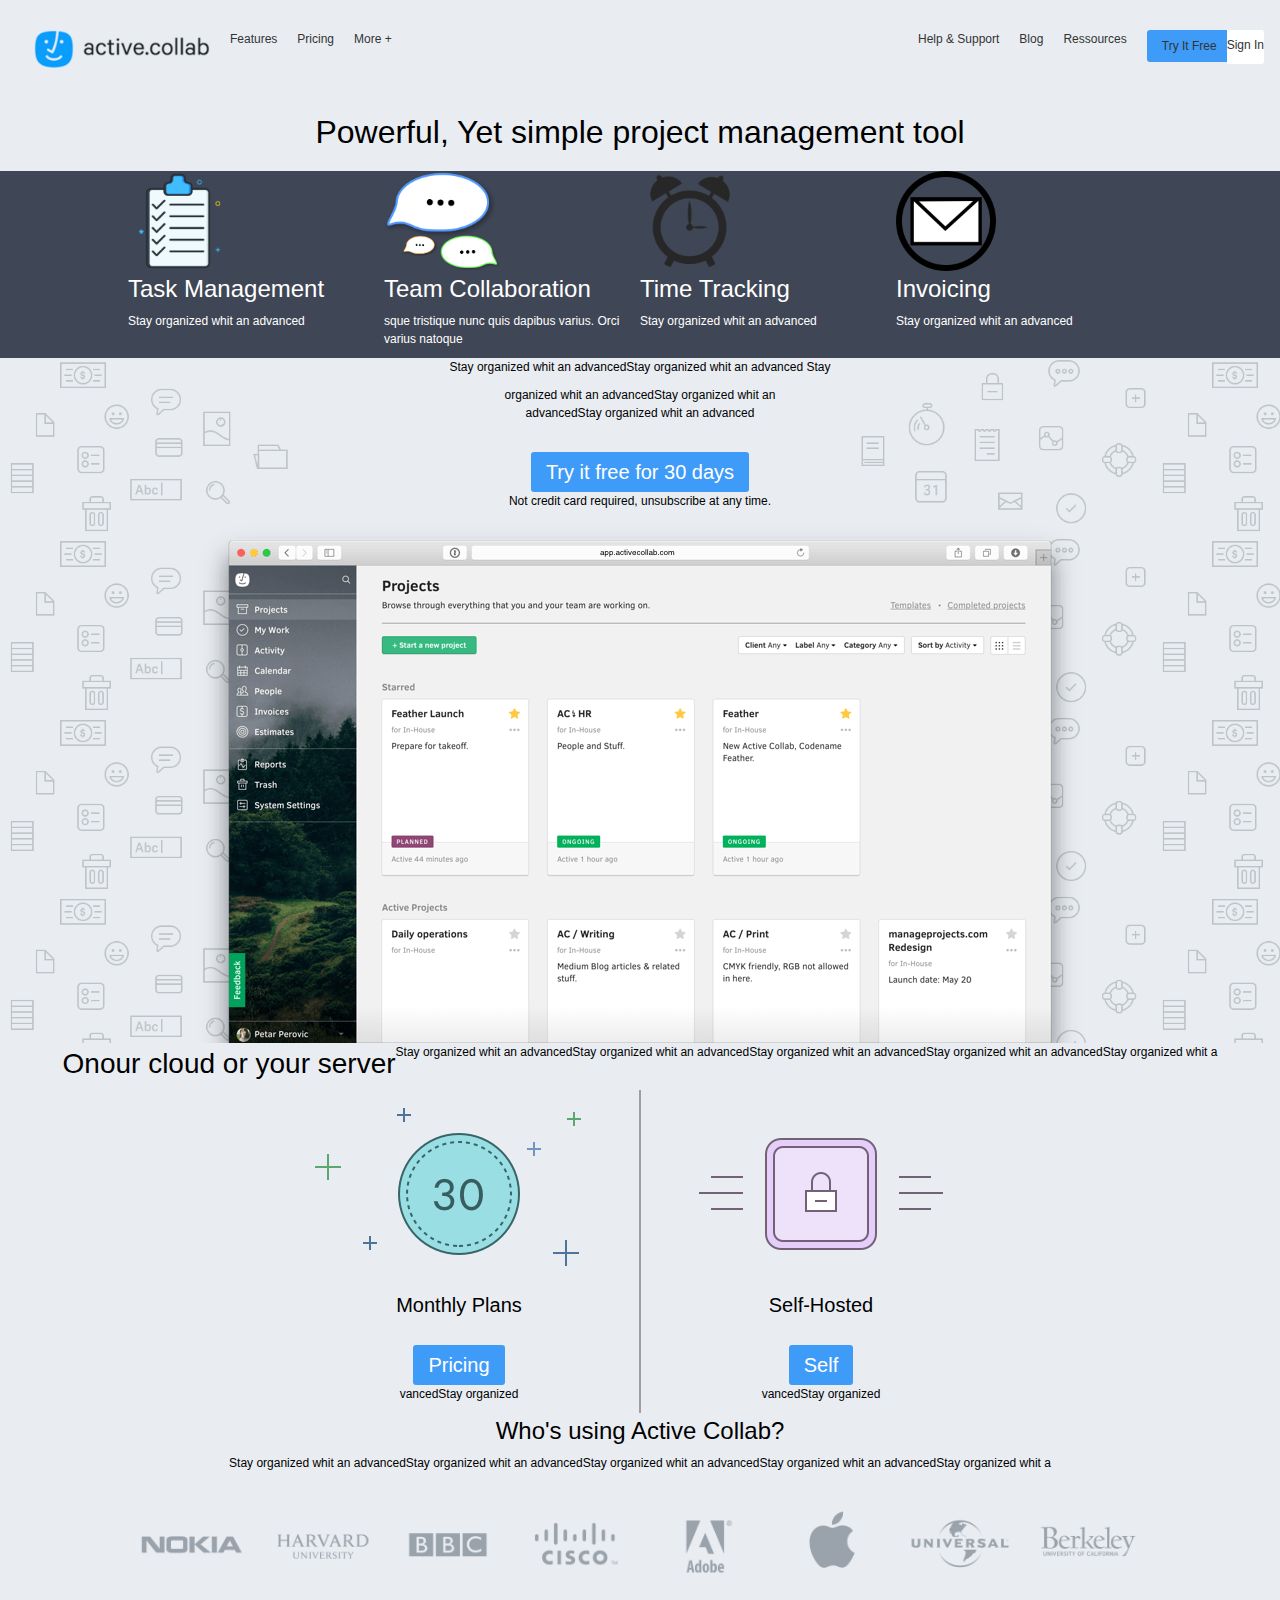
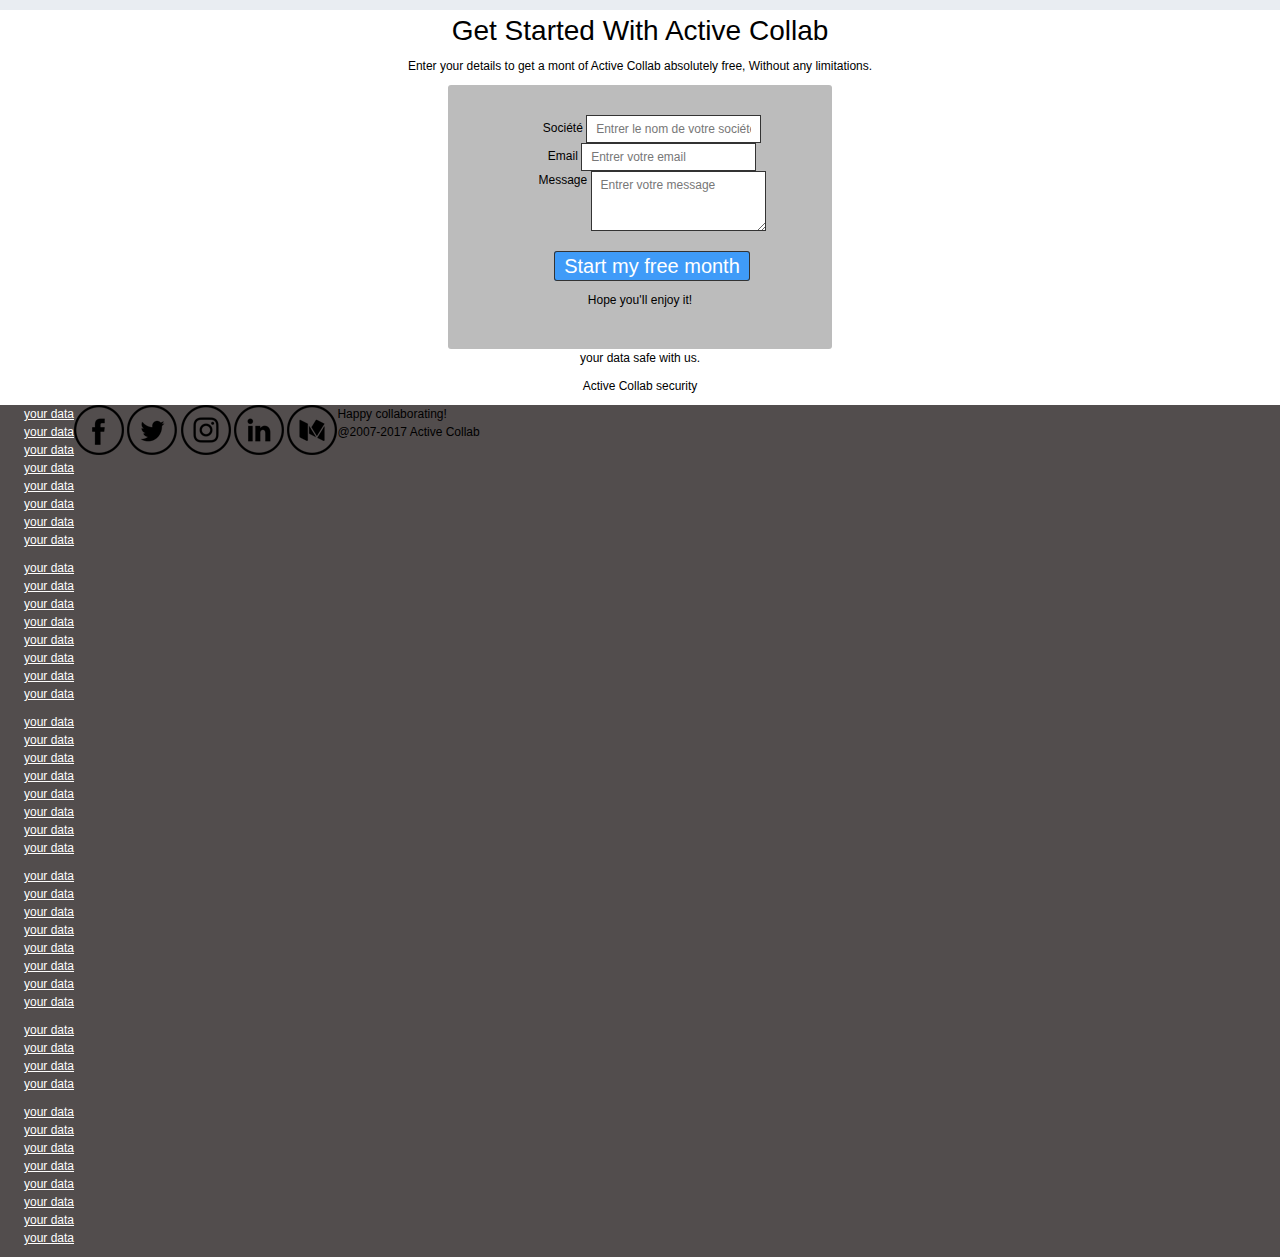
<file: active_colab/index.html>
<!doctype html>
<html>
<head>
<meta charset="utf-8">
<link rel="stylesheet" type="text/css" href="reset.css"/>
<link rel="stylesheet" type="text/css" href="style.css"/>
<title>activecolab</title>
</head>

<body>
	<nav>
		<ul class="nav1">
			
			<li><a href=""><img src="images/logo-header.png" alt="logo"/></a></li>
			<li><a href="">Features</a></li>
			<li><a href="">Pricing</a></li>
			<li><a href="">More +</a></li>
			</ul>
		<ul class="nav2">
			<li><a href="">Help & Support</a></li>
			<li><a href="">Blog</a></li>
			<li><a href="">Ressources</a></li>
			<li ><button id="btg" class="bt1"><a href="" >Try It Free</a></button><bouton id="btg2" class="bt2"><a href="" >Sign In</a></bouton></li>
		</ul>
	</nav>
	
	<p>
		<h1>
			Powerful, Yet simple project management tool
		</h1>
	</p>
 <main>	
	<section class="part1">
		<article class="item">
		     <img src="images/checklist.png" alt="task"/>
		     <br>
			     <h3>Task Management</h3>
				    <p>Stay organized whit an advanced</p>
	    </article>
	   
	    
	    <article class="item"> 
	    <img src="images/talk.png" alt="collab"/>
	    	<h3>Team Collaboration</h3>
				<p>sque tristique nunc quis dapibus varius. Orci varius natoque</p>
				</article>
		<article class="item">
		     <img src="images/clock.png" alt="time"/>
		     
			     <h3>Time Tracking</h3>
				    <p>Stay organized whit an advanced</p>
	    </article>
	    <article class="item">
		     <img src="images/email logo.png" alt="log"/>
		     
			     <h3>Invoicing</h3>
				    <p>Stay organized whit an advanced</p>
	    </article>
	</section>
	<section class="part2">
	 <p>Stay organized whit an advancedStay organized whit an advanced Stay</p> organized whit an advancedStay organized whit an<p>advancedStay organized whit an advanced</p>
		<button class="btry">Try it free for 30 days</button>
		<p>Not credit card required, unsubscribe at any time.</p>
		<img src="images/screen-app.png" class="illust" alt="illustration"/>
	</section>
	<section class="part3">
		<h2> Onour cloud or your server</h2>
		<p>Stay organized whit an advancedStay organized whit an advancedStay organized whit an advancedStay organized whit an advancedStay organized whit a</p>
		<article class="mont">
			<img src="images/cloud-plan.png" alt="monthy"/>
			<h4>Monthly Plans</h4>
			<button class="btpricing">Pricing	</button>
			<p>vancedStay organized</p>
		</article>
		<article class="safe">
			<img src="images/selfhosted-plan.png" alt="cad"/>
			<h4>Self-Hosted</h4>
			<button class="btself">Self</button>
			<p>vancedStay organized</p>
		</article >
	</section>
	<section class="part4">
		<h3>Who's using Active Collab?</h3>
			<p>Stay organized whit an advancedStay organized whit an advancedStay organized whit an advancedStay organized whit an advancedStay organized whit a</p>
			<img src="images/bande-logo.png" class="sponsor" alt="spon"/>
			</section>
	<section class="part5">
		<h2>Get Started With Active Collab</h2>
		<p>Enter your details to get a mont of Active Collab absolutely free, Without any limitations.</p>
		<div class="form">
		<form action="formmail2.php" method="post" name="contactform"
		class="form2">
		
			<ul class="">
				<li>
					<label for="societe">Société</label>
				<input type="text" id="Société" name="societe" placeholder="Entrer le nom de votre société">
				</li>
				<li>
				<label for="email">Email</label>
				<input type="email" id="email" name="email" placeholder="Entrer votre email">
				</li>
				<li>
				<label for="message">Message</label>
				<textarea id="message" name="message"  placeholder="Entrer votre message"></textarea>
				</li>
			
				<li>
				<button type="submit">Start my free month</button>
				</li>
		  	</ul>
		  	<p>Hope you'Il enjoy it!</p>
	</form>
	</div>
		<p> your data safe with us.</p>
		<p>Active Collab security</p>		
	</section>

	</main>
<footer>
	<section class="map">
		<ul>
			<li><a href="">your data</a></li>
			<li><a href="">your data</a></li>
			<li><a href="">your data</a></li>
			<li><a href="">your data</a></li>
			<li><a href="">your data</a></li>
			<li><a href="">your data</a></li>
			<li><a href="">your data</a></li>
			<li><a href="">your data</a></li>
			
		</ul>
		<ul>
			<li><a href="">your data</a></li>
			<li><a href="">your data</a></li>
			<li><a href="">your data</a></li>
			<li><a href="">your data</a></li>
			<li><a href="">your data</a></li>
			<li><a href="">your data</a></li>
			<li><a href="">your data</a></li>
			<li><a href="">your data</a></li>
		</ul>
		<ul>
			<li><a href="">your data</a></li>
			<li><a href="">your data</a></li>
			<li><a href="">your data</a></li>
			<li><a href="">your data</a></li>
			<li><a href="">your data</a></li>
			<li><a href="">your data</a></li>
			<li><a href="">your data</a></li>
			<li><a href="">your data</a></li>
			
		</ul>
		<ul>
			<li><a href="">your data</a></li>
			<li><a href="">your data</a></li>
			<li><a href="">your data</a></li>
			<li><a href="">your data</a></li>
			<li><a href="">your data</a></li>
			<li><a href="">your data</a></li>
			<li><a href="">your data</a></li>
			<li><a href="">your data</a></li>
		</ul>
		<ul>
			<li><a href="">your data</a></li>
			<li><a href="">your data</a></li>
			<li><a href="">your data</a></li>
			<li><a href="">your data</a></li>
			
			
			
		</ul>
		<ul>
		<li><a href="">your data</a></li>
			<li><a href="">your data</a></li>
			<li><a href="">your data</a></li>
			<li><a href="">your data</a></li>
			<li><a href="">your data</a></li>
			<li><a href="">your data</a></li>
			<li><a href="">your data</a></li>
			<li><a href="">your data</a></li>
		</ul>
	</section>
	<section class="icon">
		 
                <a href="#"><img src="images/fb.png" alt="Facebook social icone"></a>
                <a href="#"><img src="images/twt.png" alt="Twitter social icone"></a>
                <a href="#"><img src="images/insta.png" alt="Instagram social icone"></a>
                <a href="#"><img src="images/lin.png" alt=" LinkedIn social icone"></a>
                <a href="#"><img src="images/mdm.png" alt="Medium social icone"></a>
       
	</section>
	<p>Happy collaborating!<br>@2007-2017 Active Collab</p>
</footer>
	
	
</body>
</html>
</file>
<file: active_colab/style.css>
@charset "utf-8";
/* CSS Document */

body{
	max-width: 100%;
	background-color: #e9edf2;
	color: #000000;
	font-family: Arial, Verdana," sans-serif";
	font-size: 1.2em;
	display: flex;
	flex-direction:column;
	min-height: 100vh;
	
	
}

nav {
	margin-top: 20px;
    min-width: 100%;

	display: flex;
	justify-content: center;
	
	
	
		
}

nav ul {
	display:flex;
	flex-direction: row;

	
	
	
	
}

nav ul li img {
	align-items: first-baseline;
	max-height: 80%;
    width: auto;
}

nav ul li{
	list-style: none;
	align-items: first-baseline;
	padding: 10px;
	
}

nav a{
	text-decoration: none;
	align-items: first-baseline;
}
.nav2{
	display: flex;
	flex-direction: row;
	margin-left: auto;
	
}
#btg1{
    background-color: #3f9bf8;
    color: white;
    border-top-left-radius: 3px;
    border-bottom-left-radius: 3px;
    
}
#btg2{
    position: relative;
    right: 6px;
    background-color: white;
    color: black;
    border-top-right-radius: 3px;
    border-bottom-right-radius: 3px;
}

.bt1 {
 	background-color: #3f9bf8;
    color: white;
    border-top-left-radius: 3px;
    border-bottom-left-radius: 3px;
	border-right: black 1px solid;
  
	
	}
.bt2 {
 	position: relative;
    right: 6px;
    background-color: white;
    color: black;
    border-top-right-radius: 3px;
    border-bottom-right-radius: 3px;
	padding-top: 8px;
	padding-bottom: 12px;
	}
h1{
	text-align: center;
}

main{
   
    
}
.part1{
 	display: grid;
    grid-template-columns: repeat(4,20%);
    justify-content: center;
    background-color: #3f4655;
    

}
.item{
	justify-content: center;
	color: white;
}
.part1 img{
	height: 100px;
	width: auto;
}

.btry{
	background-color: #3f9bf8;
    color: white;
    border-radius: 3px;
    font-size: 20px;
    margin-top: 20px;
	
}
.part2{
	text-align: center;
	background-image: url(images/bg.png);
	background-size: 90%;
}
.part3{
	
	display: flex;
	flex-direction: row;
	flex-wrap: wrap;
	justify-content: center;
	text-align: center;
	
}

.mont{
	border-right: #A29E9E 2px solid;
}

.btpricing
{
	background-color: #3f9bf8;
    color: white;
    border-radius: 3px;
    font-size: 20px;
    margin-top: 20px;
}

.btself{
	background-color: #3f9bf8;
    color: white;
    border-radius: 3px;
    font-size: 20px;
    margin-top: 20px;
}
.part4{
	text-align: center;
}

.sponsor{
	width: 80%;
	height: auto;
}

.part5 {
	background-color: #FFFFFF;
	text-align: center;
	align-content: center;
}
.form{
	width: 30%;
	margin-left: auto;
	margin-right: auto;
	
}
.form2{
	padding: 30px;
	
	margin: 0 auto;
	
    border-radius: 3px;
    background-color: #BCBCBC;
}
.form2 ul li{
	list-style: none;
}

.form2 button {
	background-color: #3f9bf8;
    color: white;
    border-radius: 3px;
    font-size: 20px;
    margin-top: 20px;
}
footer{
	background-color:#524D4D;
	display: flex;
	flex-direction: row;
	flex-wrap: nowrap;
	
}
footer ul li {
	list-style: none;
	
}
footer ul li a{
	color: #FFFFFF;
}

.map
</file>
